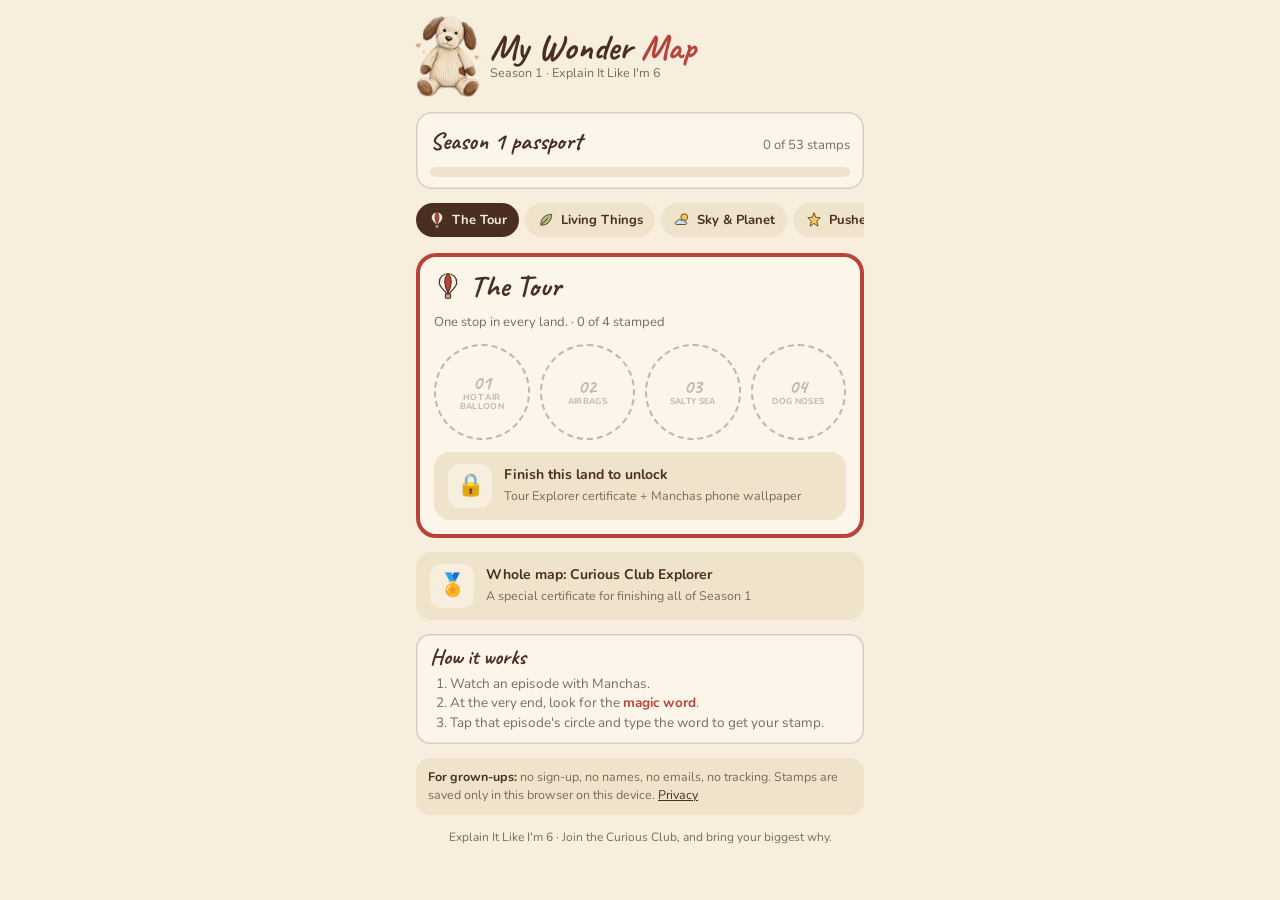
<file: index.html>
<!doctype html>
<html lang="en">
<head>
<meta charset="utf-8">
<meta name="viewport" content="width=device-width, initial-scale=1, viewport-fit=cover">
<title>Manchas Stamp Passport · Explain It Like I'm 6</title>
<meta name="description" content="Collect a stamp for every Explain It Like I'm 6 episode you watch with Manchas. Find the magic word at the end of each episode.">
<meta name="theme-color" content="#F7EEDD">
<meta property="og:title" content="Manchas Stamp Passport">
<meta property="og:description" content="Watch, find the magic word, collect your stamp. Season 1: The Wonder Map.">
<meta property="og:image" content="https://meetmanchas.com/assets/manchas.png">
<link rel="icon" href="assets/favicon.png">
<link rel="apple-touch-icon" href="assets/apple-touch-icon.png">
<link rel="preconnect" href="https://fonts.googleapis.com">
<link rel="preconnect" href="https://fonts.gstatic.com" crossorigin>
<link rel="stylesheet" href="https://fonts.googleapis.com/css2?family=Caveat:wght@500;700&family=Nunito:wght@400;600;700;800&display=swap">
<link rel="stylesheet" href="style.css">
</head>
<body>
<svg width="0" height="0" style="position:absolute" aria-hidden="true"><defs>
  <symbol id="i-sky" viewBox="0 0 32 32"><circle cx="20" cy="11" r="6" fill="#F2C85B" stroke="#4A2E22" stroke-width="1.4"/><path d="M6 24c-3 0-3-5 1-5 0-4 6-5 8-2 2-2 7-1 7 3 3 0 3 4 0 4z" fill="#C9DCE6" stroke="#4A2E22" stroke-width="1.4" stroke-linejoin="round"/></symbol>
  <symbol id="i-leaf" viewBox="0 0 32 32"><path d="M7 25C6 13 14 6 26 6c0 12-7 20-19 19z" fill="#A9B67A" stroke="#4A2E22" stroke-width="1.4" stroke-linejoin="round"/><path d="M7 25 19 13" stroke="#4A2E22" stroke-width="1.4" fill="none" stroke-linecap="round"/></symbol>
  <symbol id="i-bulb" viewBox="0 0 32 32"><path d="M16 3l3 8 8 1-6 6 2 9-7-5-7 5 2-9-6-6 8-1z" fill="#F2C85B" stroke="#4A2E22" stroke-width="1.4" stroke-linejoin="round"/></symbol>
  <symbol id="i-gear" viewBox="0 0 32 32"><path d="M14 3h4l1 4 3 1 3-2 3 3-2 3 1 3 4 1v4l-4 1-1 3 2 3-3 3-3-2-3 1-1 4h-4l-1-4-3-1-3 2-3-3 2-3-1-3-4-1v-4l4-1 1-3-2-3 3-3 3 2 3-1z" fill="#C9A68C" stroke="#4A2E22" stroke-width="1.3" stroke-linejoin="round"/><circle cx="16" cy="16" r="4" fill="#F7EEDD" stroke="#4A2E22" stroke-width="1.3"/></symbol>
  <symbol id="i-balloon" viewBox="0 0 32 32"><path d="M6 12c0-6 4.5-10 10-10s10 4 10 10c0 5-6 9-8 12h-4c-2-3-8-7-8-12z" fill="#F7EEDD" stroke="#4A2E22" stroke-width="1.4"/><path d="M16 2c-3 3-4 7-3.5 11 .5 4 2 8 3.5 11 1.5-3 3-7 3.5-11 .5-4-.5-8-3.5-11z" fill="#B8433A" stroke="#4A2E22" stroke-width="1.2"/><rect x="13" y="25" width="6" height="5" rx="1" fill="#C9A68C" stroke="#4A2E22" stroke-width="1.2"/></symbol>
</defs></svg>
<main id="app" class="app" aria-live="polite"></main>
<noscript><p class="app">The Stamp Passport needs JavaScript switched on.</p></noscript>
<script src="season.js"></script>
<script src="app.js"></script>
</body>
</html>
</file>
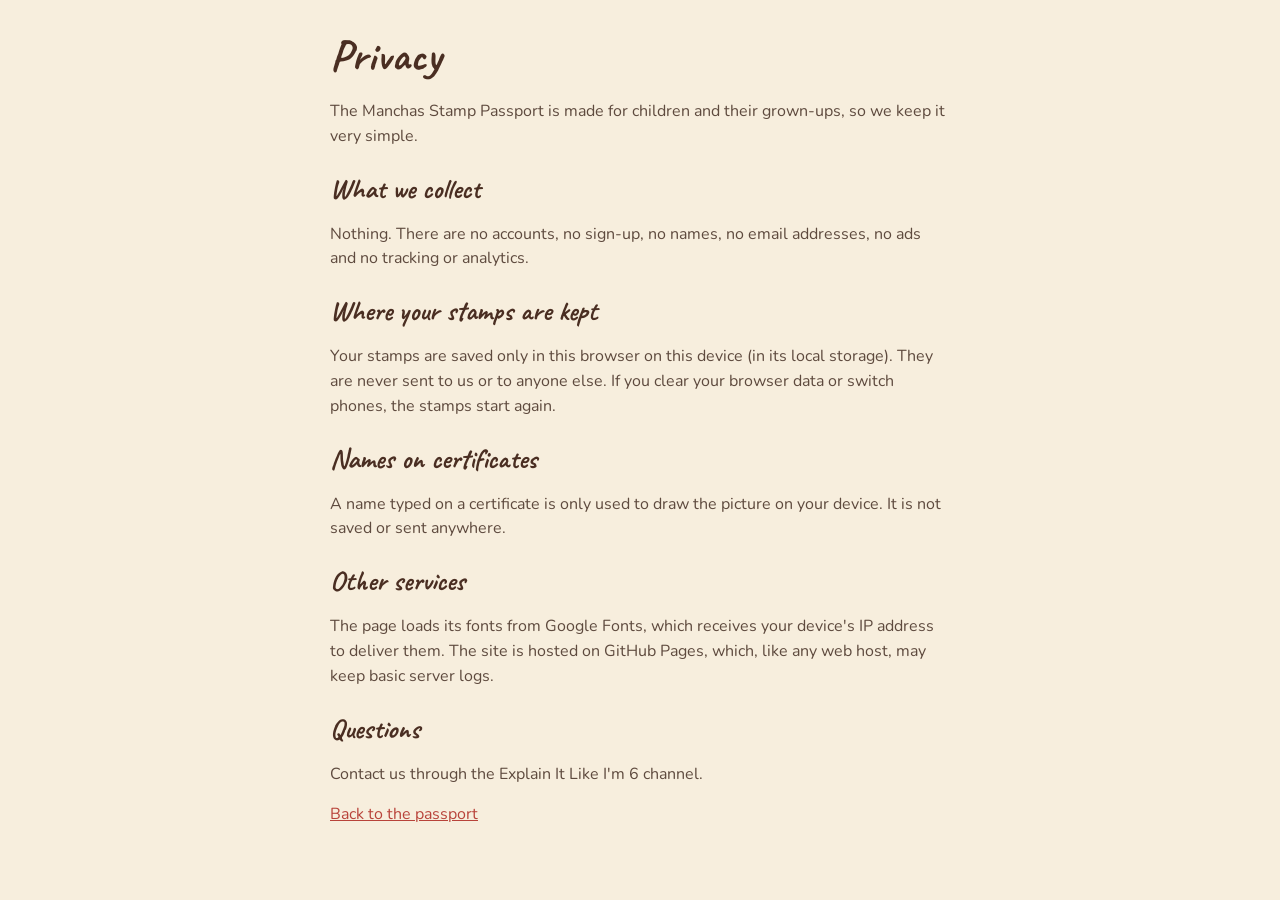
<file: privacy.html>
<!doctype html>
<html lang="en"><head><meta charset="utf-8"><meta name="viewport" content="width=device-width, initial-scale=1">
<title>Privacy · Manchas Stamp Passport</title><link rel="icon" href="assets/favicon.png">
<link rel="stylesheet" href="https://fonts.googleapis.com/css2?family=Caveat:wght@700&family=Nunito:wght@400;700&display=swap">
<style>body{margin:0;background:#F7EEDD;color:#4A2E22;font:16px/1.55 Nunito,system-ui,sans-serif}main{max-width:620px;margin:0 auto;padding:28px 18px 48px}h1{font:700 44px Caveat,cursive;margin:0 0 10px}h2{font:700 28px Caveat,cursive;margin:22px 0 4px}p,li{color:#5E4A3E}a{color:#B8433A}</style></head>
<body><main>
<h1>Privacy</h1>
<p>The Manchas Stamp Passport is made for children and their grown-ups, so we keep it very simple.</p>
<h2>What we collect</h2>
<p>Nothing. There are no accounts, no sign-up, no names, no email addresses, no ads and no tracking or analytics.</p>
<h2>Where your stamps are kept</h2>
<p>Your stamps are saved only in this browser on this device (in its local storage). They are never sent to us or to anyone else. If you clear your browser data or switch phones, the stamps start again.</p>
<h2>Names on certificates</h2>
<p>A name typed on a certificate is only used to draw the picture on your device. It is not saved or sent anywhere.</p>
<h2>Other services</h2>
<p>The page loads its fonts from Google Fonts, which receives your device's IP address to deliver them. The site is hosted on GitHub Pages, which, like any web host, may keep basic server logs.</p>
<h2>Questions</h2>
<p>Contact us through the Explain It Like I'm 6 channel.</p>
<p><a href="./">Back to the passport</a></p>
</main></body></html>
</file>
<file: style.css>
:root{
  --paper:#F7EEDD; --paper-2:#EFE3CC; --card:#FBF5EA; --ink:#4A2E22; --ink-soft:#7A6A5E; --red:#B8433A; --line:rgba(74,46,34,.2);
  --hand:"Caveat","Comic Sans MS",cursive; --body:"Nunito",system-ui,-apple-system,"Segoe UI",sans-serif;
  color-scheme:light;
}
*{box-sizing:border-box}
html{background:var(--paper)}
body{margin:0;background:var(--paper);color:var(--ink);font-family:var(--body);font-size:15px;line-height:1.45;-webkit-text-size-adjust:100%}
.app{max-width:480px;margin:0 auto;padding:calc(14px + env(safe-area-inset-top,0px)) max(16px,env(safe-area-inset-right,0px)) calc(28px + env(safe-area-inset-bottom,0px)) max(16px,env(safe-area-inset-left,0px));display:flex;flex-direction:column;gap:14px}
.red{color:var(--red)}
a{color:var(--ink)}
.top{display:flex;gap:10px;align-items:center}
.top img{width:64px;height:auto;flex:0 0 auto}
.top h1{font-family:var(--hand);font-size:36px;line-height:.95;margin:0}
.top .sub{font-size:12.5px;color:var(--ink-soft)}
.prog{background:var(--card);border-radius:16px;padding:12px 14px;box-shadow:inset 0 0 0 1.5px var(--line);display:flex;flex-direction:column;gap:8px}
.prog .row{display:flex;justify-content:space-between;align-items:baseline;gap:8px}
.prog b{font-family:var(--hand);font-size:24px}
.prog .n{font-size:13px;color:var(--ink-soft);font-variant-numeric:tabular-nums}
.track{height:10px;border-radius:99px;background:var(--paper-2);overflow:hidden}
.track i{display:block;height:100%;background:var(--red);border-radius:99px;transition:width .5s}
.tabs{display:flex;gap:6px;overflow-x:auto;padding-bottom:2px;scrollbar-width:none}
.tabs::-webkit-scrollbar{display:none}
.tab{flex:0 0 auto;border:none;background:var(--paper-2);color:var(--ink);font:700 13px var(--body);padding:8px 12px;border-radius:99px;display:flex;gap:6px;align-items:center;cursor:pointer}
.tab svg{width:18px;height:18px}
.tab[aria-selected="true"]{background:var(--ink);color:var(--paper)}
button:focus-visible,input:focus-visible,[tabindex]:focus-visible{outline:3px solid var(--red);outline-offset:2px}
.land{border-radius:20px;padding:14px;background:var(--card);border:4px solid var(--c);display:flex;flex-direction:column;gap:12px}
.land h2{font-family:var(--hand);font-size:30px;margin:0;line-height:1;display:flex;align-items:center;gap:8px}
.land h2 svg{width:28px;height:28px}
.land p{margin:0;font-size:13px;color:var(--ink-soft)}
.grid{display:grid;grid-template-columns:repeat(4,1fr);gap:10px}
.slot{aspect-ratio:1/1;border-radius:50%;border:2.5px dashed var(--ink-soft);background:transparent;display:flex;flex-direction:column;align-items:center;justify-content:center;font-family:var(--hand);font-weight:700;color:var(--ink-soft);cursor:pointer;position:relative;padding:0}
.slot .e{font-size:20px;line-height:1}
.slot .t{font:700 8.5px var(--body);letter-spacing:.04em;text-transform:uppercase;line-height:1.1;max-width:85%;text-align:center}
.slot.out{border-color:var(--ink);color:var(--ink)}
.slot.soon{opacity:.45;cursor:default}
.slot.special{border-color:var(--red);color:var(--red)}
.slot.done{border:2.5px solid var(--ink);background:var(--f);color:var(--ink);transform:rotate(-8deg)}
.slot.done::after{content:"";position:absolute;inset:4px;border-radius:50%;border:1.5px solid rgba(74,46,34,.35)}
.slot.pop{animation:pop .5s cubic-bezier(.2,1.6,.4,1)}
@keyframes pop{0%{transform:scale(1.6) rotate(-20deg);opacity:0}100%{transform:scale(1) rotate(-8deg);opacity:1}}
.reward{border-radius:16px;padding:12px 14px;display:flex;gap:12px;align-items:center;background:var(--paper-2);border:none;width:100%;text-align:left;font:inherit;color:inherit}
.reward .gift{width:44px;height:44px;border-radius:12px;background:var(--paper);display:grid;place-items:center;font-size:22px;flex:0 0 auto}
.reward b{display:block;font-size:14px}
.reward span{font-size:12.5px;color:var(--ink-soft)}
button.reward{cursor:pointer;background:var(--red);color:var(--paper)}
button.reward span{color:var(--paper)}
.btn{border:none;border-radius:14px;padding:12px 16px;font:800 15px var(--body);cursor:pointer;background:var(--ink);color:var(--paper)}
.btn.ghost{background:transparent;color:var(--ink);box-shadow:inset 0 0 0 2px var(--ink)}
.btn.red{background:var(--red)}
.how{font-size:13.5px;background:var(--card);border-radius:14px;padding:12px 14px;box-shadow:inset 0 0 0 1.5px var(--line)}
.how b{font-family:var(--hand);font-size:22px;display:block;line-height:1}
.how ol{margin:6px 0 0;padding-left:20px;color:var(--ink-soft)}
.grown{font-size:12.5px;color:var(--ink-soft);background:var(--paper-2);border-radius:14px;padding:10px 12px}
.grown b{color:var(--ink)}
.foot{font-size:12px;color:var(--ink-soft);text-align:center}
.preview{font-size:12px;font-weight:800;color:var(--paper);background:var(--red);border-radius:10px;padding:6px 10px;text-align:center}
.veil{position:fixed;inset:0;background:rgba(40,20,10,.35);display:flex;align-items:flex-end;justify-content:center;z-index:5}
.sheet{background:var(--paper);width:100%;max-width:480px;border-radius:26px 26px 0 0;padding:18px max(18px,env(safe-area-inset-right,0px)) calc(26px + env(safe-area-inset-bottom,0px)) max(18px,env(safe-area-inset-left,0px));display:flex;flex-direction:column;gap:12px;animation:up .25s ease-out;max-height:92vh;overflow-y:auto}
@keyframes up{from{transform:translateY(40px);opacity:.4}}
.sheet .k{font-size:11px;letter-spacing:.1em;text-transform:uppercase;font-weight:800;color:var(--ink-soft)}
.sheet h3{font-family:var(--hand);font-size:32px;line-height:1;margin:0}
.sheet p{margin:0;color:var(--ink-soft);font-size:14px}
.sheet label{font-weight:800;font-size:13px}
.sheet input{font:700 22px var(--hand);letter-spacing:.06em;text-transform:uppercase;padding:10px 14px;border-radius:12px;border:2px solid var(--ink);background:var(--card);color:var(--ink);width:100%}
.sheet .err{color:var(--red);font-size:13px;font-weight:700;min-height:1.2em}
.sheet .rowb{display:flex;gap:8px}
.sheet .rowb .btn{flex:1}
.sheet canvas{width:100%;height:auto;border-radius:12px;box-shadow:0 6px 16px -10px rgba(74,46,34,.6)}
.sheet .nm{font:700 22px var(--hand);padding:8px 12px;border-radius:12px;border:2px solid var(--ink);background:var(--card);color:var(--ink);width:100%;text-transform:none;letter-spacing:0}
.dl{display:grid;grid-template-columns:1fr 1fr;gap:8px}
@media (prefers-reduced-motion:reduce){.slot.pop,.sheet{animation:none}.track i{transition:none}}
</file>
